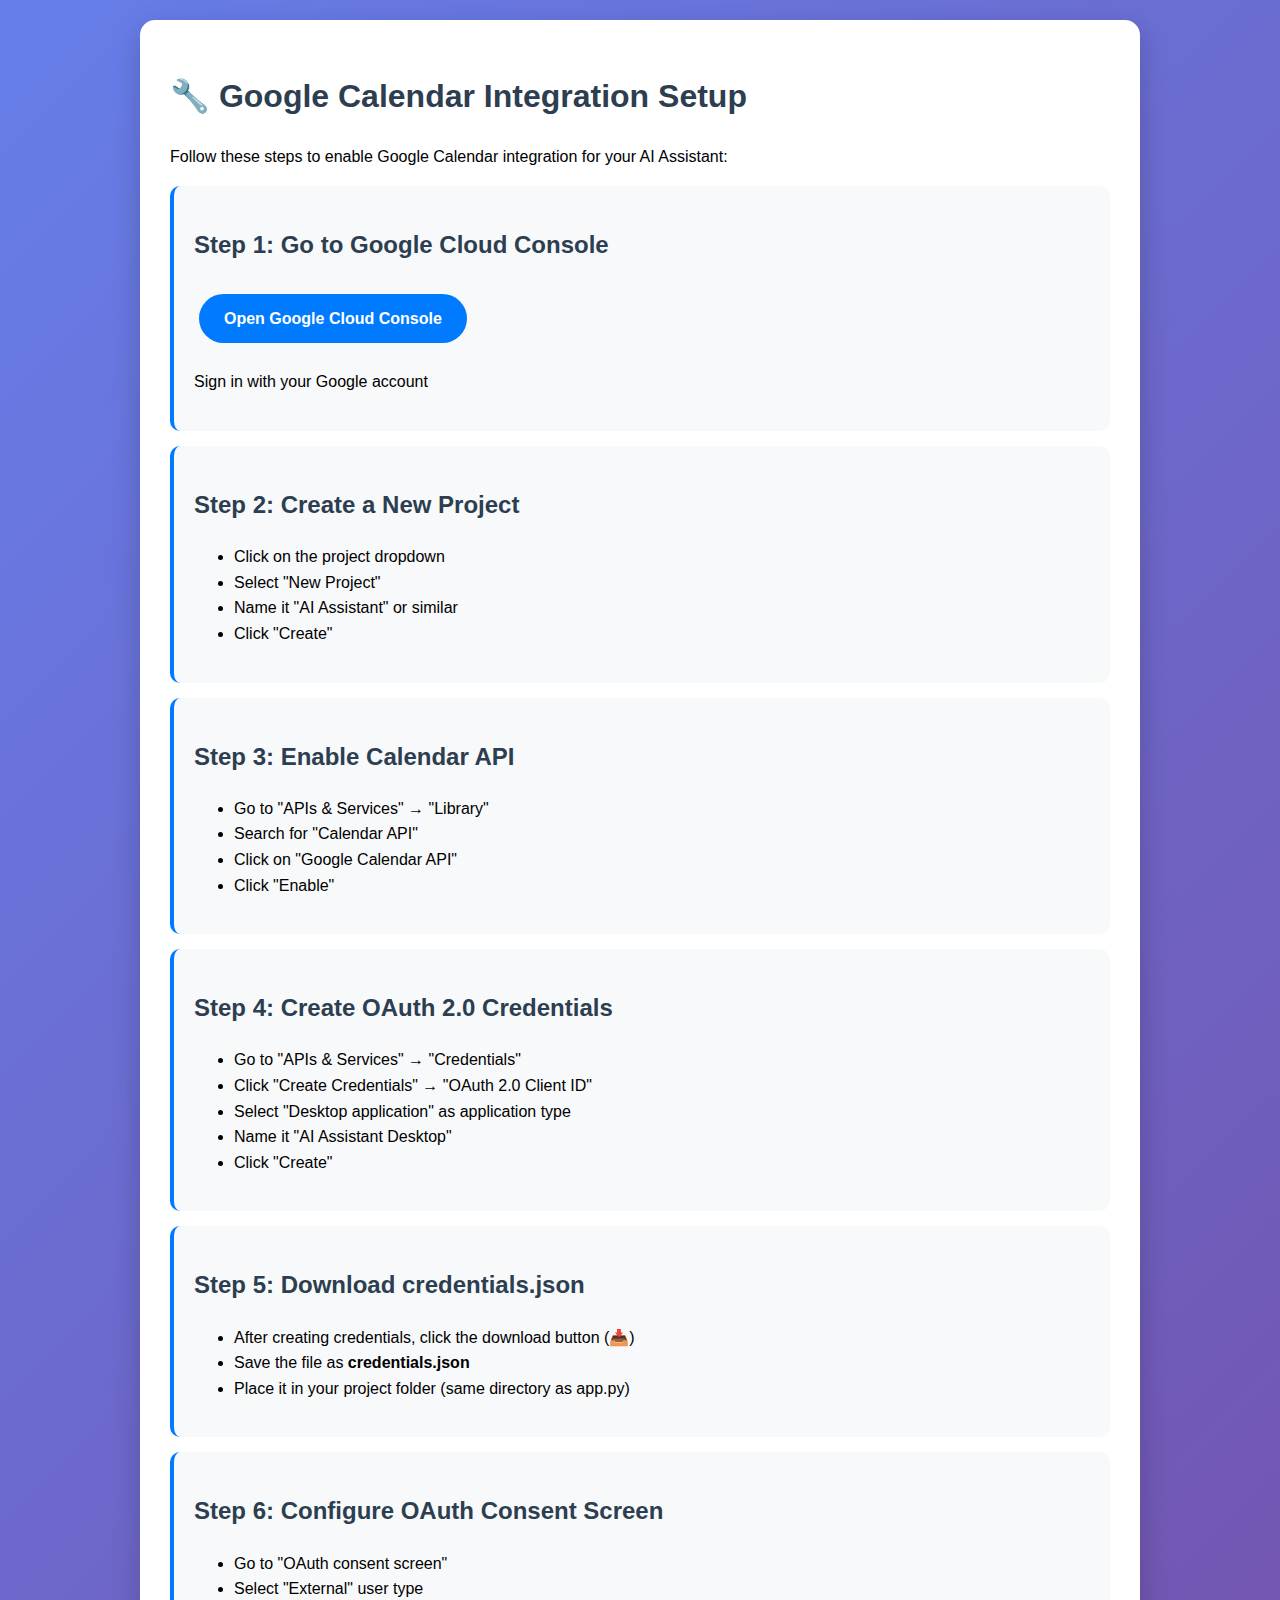
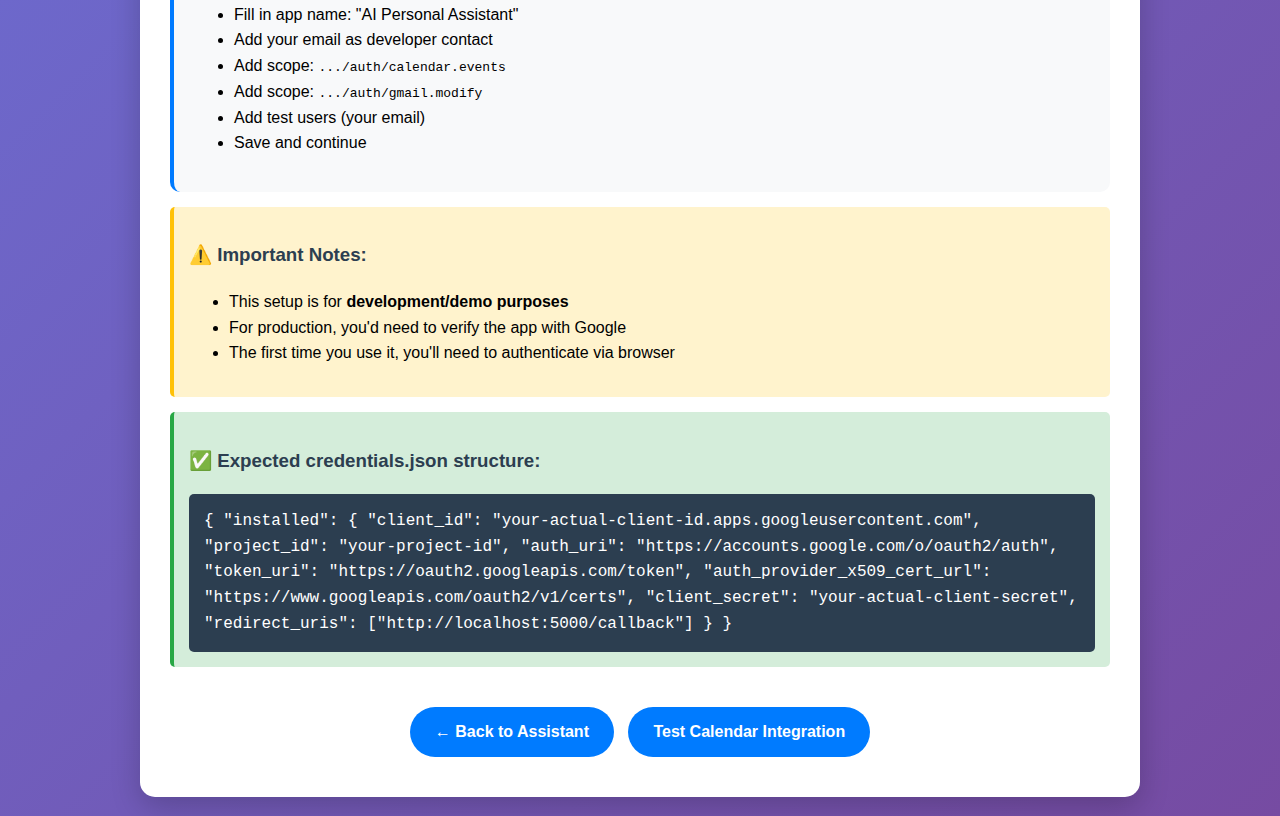
<file: Grok_AI/templates/setup.html>
<!-- setup.html -->
<!DOCTYPE html>
<html lang="en">
<head>
    <meta charset="UTF-8">
    <meta name="viewport" content="width=device-width, initial-scale=1.0">
    <title>Google Calendar Setup Guide</title>
    <style>
        body {
            font-family: 'Segoe UI', Tahoma, Geneva, Verdana, sans-serif;
            line-height: 1.6;
            max-width: 1000px;
            margin: 0 auto;
            padding: 20px;
            background: linear-gradient(135deg, #667eea 0%, #764ba2 100%);
            min-height: 100vh;
        }
        .container {
            background: white;
            padding: 30px;
            border-radius: 15px;
            box-shadow: 0 10px 30px rgba(0,0,0,0.2);
        }
        h1, h2, h3 {
            color: #2c3e50;
        }
        .step {
            background: #f8f9fa;
            padding: 20px;
            margin: 15px 0;
            border-radius: 10px;
            border-left: 4px solid #007bff;
        }
        .code {
            background: #2c3e50;
            color: white;
            padding: 15px;
            border-radius: 5px;
            font-family: 'Courier New', monospace;
            overflow-x: auto;
        }
        .note {
            background: #fff3cd;
            border-left: 4px solid #ffc107;
            padding: 15px;
            margin: 15px 0;
            border-radius: 5px;
        }
        .success {
            background: #d4edda;
            border-left: 4px solid #28a745;
            padding: 15px;
            margin: 15px 0;
            border-radius: 5px;
        }
        .btn {
            display: inline-block;
            background: #007bff;
            color: white;
            padding: 12px 25px;
            text-decoration: none;
            border-radius: 25px;
            font-weight: bold;
            margin: 10px 5px;
        }
        .btn:hover,
        .btn:focus {
            background: #0056b3;
            outline: 2px solid #0056b3;
            outline-offset: 2px;
        }
        :focus {
            outline: 2px solid #007bff;
            outline-offset: 2px;
        }
    </style>
</head>
<body>
    <div class="container" role="main">
        <h1>🔧 Google Calendar Integration Setup</h1>
        <p>Follow these steps to enable Google Calendar integration for your AI Assistant:</p>

        <div class="step" role="region" aria-label="Step 1">
            <h2>Step 1: Go to Google Cloud Console</h2>
            <a href="https://console.cloud.google.com/" target="_blank" class="btn" aria-label="Open Google Cloud Console">Open Google Cloud Console</a>
            <p>Sign in with your Google account</p>
        </div>

        <div class="step" role="region" aria-label="Step 2">
            <h2>Step 2: Create a New Project</h2>
            <ul>
                <li>Click on the project dropdown</li>
                <li>Select "New Project"</li>
                <li>Name it "AI Assistant" or similar</li>
                <li>Click "Create"</li>
            </ul>
        </div>

        <div class="step" role="region" aria-label="Step 3">
            <h2>Step 3: Enable Calendar API</h2>
            <ul>
                <li>Go to "APIs & Services" → "Library"</li>
                <li>Search for "Calendar API"</li>
                <li>Click on "Google Calendar API"</li>
                <li>Click "Enable"</li>
            </ul>
        </div>

        <div class="step" role="region" aria-label="Step 4">
            <h2>Step 4: Create OAuth 2.0 Credentials</h2>
            <ul>
                <li>Go to "APIs & Services" → "Credentials"</li>
                <li>Click "Create Credentials" → "OAuth 2.0 Client ID"</li>
                <li>Select "Desktop application" as application type</li>
                <li>Name it "AI Assistant Desktop"</li>
                <li>Click "Create"</li>
            </ul>
        </div>

        <div class="step" role="region" aria-label="Step 5">
            <h2>Step 5: Download credentials.json</h2>
            <ul>
                <li>After creating credentials, click the download button (📥)</li>
                <li>Save the file as <strong>credentials.json</strong></li>
                <li>Place it in your project folder (same directory as app.py)</li>
            </ul>
        </div>

        <div class="step" role="region" aria-label="Step 6">
            <h2>Step 6: Configure OAuth Consent Screen</h2>
            <ul>
                <li>Go to "OAuth consent screen"</li>
                <li>Select "External" user type</li>
                <li>Fill in app name: "AI Personal Assistant"</li>
                <li>Add your email as developer contact</li>
                <li>Add scope: <code>.../auth/calendar.events</code></li>
                <li>Add scope: <code>.../auth/gmail.modify</code></li>
                <li>Add test users (your email)</li>
                <li>Save and continue</li>
            </ul>
        </div>

        <div class="note">
            <h3>⚠️ Important Notes:</h3>
            <ul>
                <li>This setup is for <strong>development/demo purposes</strong></li>
                <li>For production, you'd need to verify the app with Google</li>
                <li>The first time you use it, you'll need to authenticate via browser</li>
            </ul>
        </div>

        <div class="success">
            <h3>✅ Expected credentials.json structure:</h3>
            <div class="code">
{
  "installed": {
    "client_id": "your-actual-client-id.apps.googleusercontent.com",
    "project_id": "your-project-id",
    "auth_uri": "https://accounts.google.com/o/oauth2/auth",
    "token_uri": "https://oauth2.googleapis.com/token",
    "auth_provider_x509_cert_url": "https://www.googleapis.com/oauth2/v1/certs",
    "client_secret": "your-actual-client-secret",
    "redirect_uris": ["http://localhost:5000/callback"]
  }
}
            </div>
        </div>

        <div style="text-align: center; margin-top: 30px;" role="navigation">
            <a href="/" class="btn" aria-label="Return to main assistant page">← Back to Assistant</a>
            <a href="/test-calendar" class="btn" aria-label="Test calendar integration">Test Calendar Integration</a>
        </div>
    </div>
</body>
</html>
</file>
